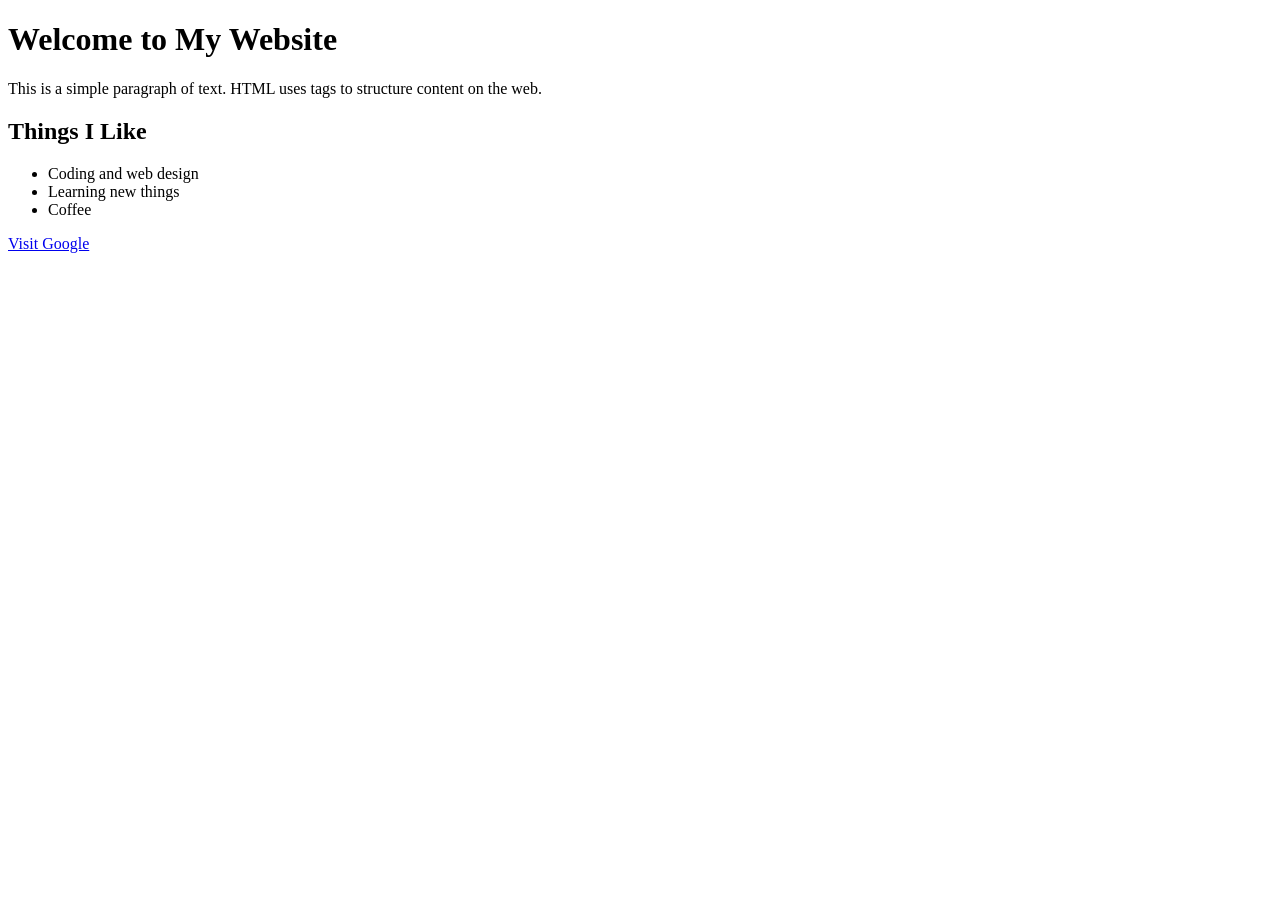
<file: index.html>
<!DOCTYPE html>
<html>
  <head>
    <title>My First Webpage</title>
  </head>
  <body>

    <h1>Welcome to My Website</h1>
    <p>This is a simple paragraph of text. HTML uses tags to structure content on the web.</p>

    <h2>Things I Like</h2>
    <ul>
      <li>Coding and web design</li>
      <li>Learning new things</li>
      <li>Coffee</li>
    </ul>

    <a href="https://www.google.com">Visit Google</a>

  </body>
</html>
</file>
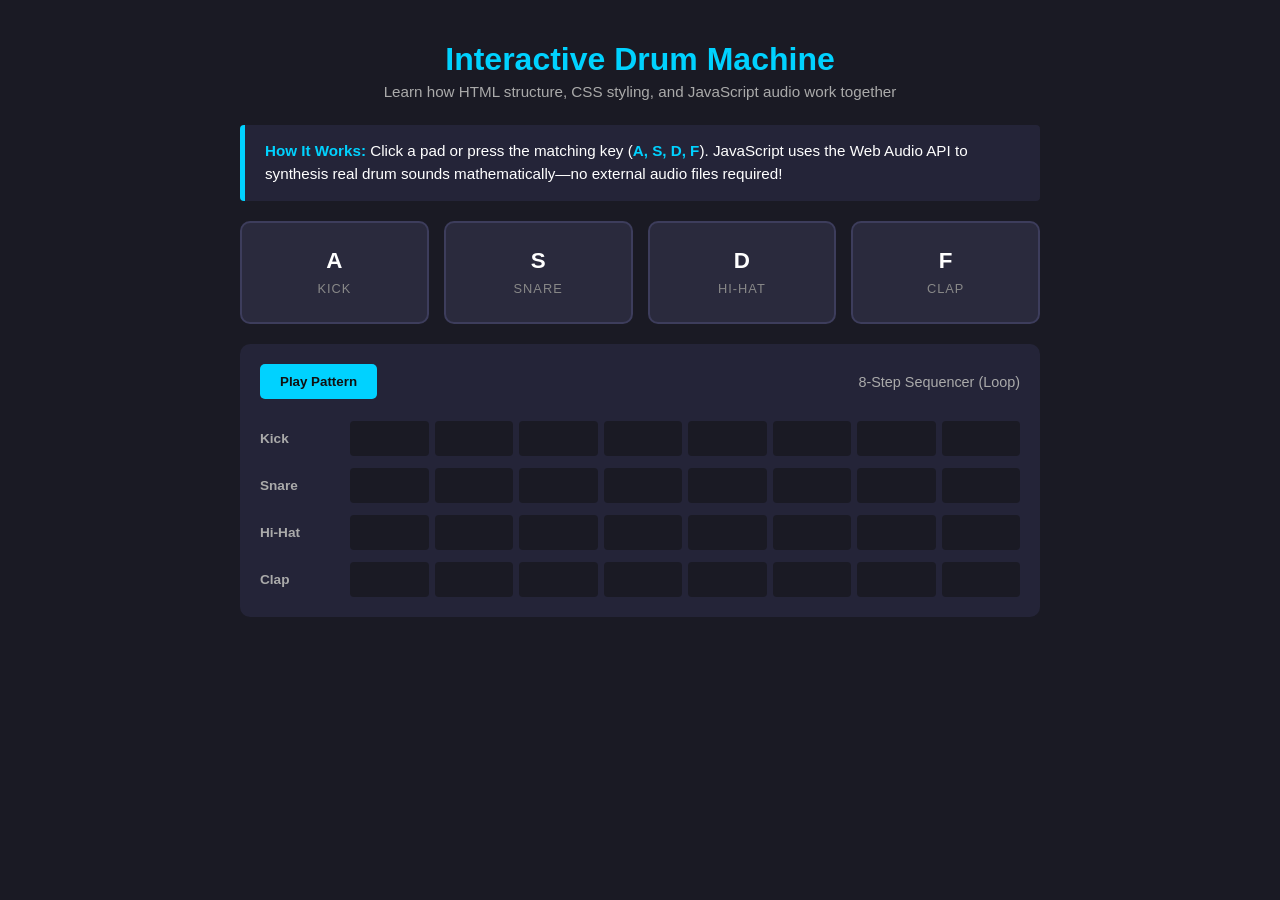
<file: gemini-code-1787926035326.html>
<!DOCTYPE html>
<html lang="en">
<head>
  <meta charset="UTF-8">
  <meta name="viewport" content="width=device-width, initial-scale=1.0">
  <title>Interactive Teaching Drum Machine</title>
  <style>
    * { box-sizing: border-box; font-family: 'Segoe UI', Tahoma, Geneva, Verdana, sans-serif; }
    body { background: #1a1a24; color: #fff; display: flex; flex-direction: column; align-items: center; min-height: 100vh; margin: 0; padding: 20px; }
    h1 { margin-bottom: 5px; color: #00d2ff; }
    p.subtitle { color: #aaa; margin-top: 0; margin-bottom: 25px; font-size: 0.95rem; }
    
    .container { max-width: 800px; width: 100%; display: flex; flex-direction: column; gap: 20px; }
    
    /* Educational Banner */
    .info-panel { background: #242438; border-left: 5px solid #00d2ff; padding: 15px 20px; border-radius: 4px; font-size: 0.95rem; line-height: 1.5; }
    .info-panel strong { color: #00d2ff; }
    
    /* Drum Pads Section */
    .pads-grid { display: grid; grid-template-columns: repeat(4, 1fr); gap: 15px; }
    .pad { background: #2a2a3d; border: 2px solid #3d3d5c; border-radius: 10px; padding: 25px 10px; text-align: center; cursor: pointer; transition: all 0.1s ease; user-select: none; }
    .pad:hover { background: #35354d; border-color: #00d2ff; }
    .pad.active { background: #00d2ff; color: #111; transform: scale(0.96); box-shadow: 0 0 15px #00d2ff; }
    .pad .key { font-size: 1.4rem; font-weight: bold; display: block; margin-bottom: 5px; }
    .pad .label { font-size: 0.8rem; text-transform: uppercase; letter-spacing: 1px; color: #888; }
    .pad.active .label { color: #222; }
    
    /* Sequencer Grid */
    .sequencer { background: #242438; padding: 20px; border-radius: 10px; display: flex; flex-direction: column; gap: 12px; }
    .controls { display: flex; justify-content: space-between; align-items: center; margin-bottom: 10px; }
    .btn { background: #00d2ff; color: #111; border: none; padding: 10px 20px; font-weight: bold; border-radius: 5px; cursor: pointer; }
    .btn:hover { background: #00a2c7; }
    .track { display: flex; align-items: center; gap: 10px; }
    .track-name { width: 80px; font-size: 0.85rem; font-weight: bold; color: #aaa; }
    .steps { display: grid; grid-template-columns: repeat(8, 1fr); gap: 6px; flex-grow: 1; }
    .step { background: #1a1a24; height: 35px; border-radius: 4px; cursor: pointer; border: 1fr solid #333; }
    .step.selected { background: #ff0055; }
    .step.playing { border: 2px solid #fff; }
    .step.selected.playing { background: #ff5599; }
  </style>
</head>
<body>

  <h1>Interactive Drum Machine</h1>
  <p class="subtitle">Learn how HTML structure, CSS styling, and JavaScript audio work together</p>

  <div class="container">
    <div class="info-panel" id="edu-panel">
      <strong>How It Works:</strong> Click a pad or press the matching key (<strong>A, S, D, F</strong>). JavaScript uses the <code>Web Audio API</code> to synthesis real drum sounds mathematically—no external audio files required!
    </div>

    <div class="pads-grid">
      <div class="pad" id="pad-kick" onclick="playKick()" data-key="a">
        <span class="key">A</span>
        <span class="label">Kick</span>
      </div>
      <div class="pad" id="pad-snare" onclick="playSnare()" data-key="s">
        <span class="key">S</span>
        <span class="label">Snare</span>
      </div>
      <div class="pad" id="pad-hihat" onclick="playHiHat()" data-key="d">
        <span class="key">D</span>
        <span class="label">Hi-Hat</span>
      </div>
      <div class="pad" id="pad-clap" onclick="playClap()" data-key="f">
        <span class="key">F</span>
        <span class="label">Clap</span>
      </div>
    </div>

    <div class="sequencer">
      <div class="controls">
        <button class="btn" id="play-btn" onclick="togglePlay()">Play Pattern</button>
        <span style="font-size: 0.9rem; color: #aaa;">8-Step Sequencer (Loop)</span>
      </div>
      
      <div class="track">
        <span class="track-name">Kick</span>
        <div class="steps" id="kick-steps"></div>
      </div>
      <div class="track">
        <span class="track-name">Snare</span>
        <div class="steps" id="snare-steps"></div>
      </div>
      <div class="track">
        <span class="track-name">Hi-Hat</span>
        <div class="steps" id="hihat-steps"></div>
      </div>
      <div class="track">
        <span class="track-name">Clap</span>
        <div class="steps" id="clap-steps"></div>
      </div>
    </div>
  </div>

  <script>
    // 1. WEB AUDIO API INITIALIZATION
    // AudioContext allows generating raw audio frequencies directly in code.
    const audioCtx = new (window.AudioContext || window.webkitAudioContext)();

    // 2. SOUND SYNTHESIS FUNCTIONS (Audio Math)
    function playKick() {
      triggerPadVisual('pad-kick');
      updateEduText("<b>Kick Sound:</b> Built using an Oscillator lowering frequency rapidly from 150Hz to 0.01Hz (pitch drop) combined with a fast volume decay.");

      const osc = audioCtx.createOscillator();
      const gain = audioCtx.createGain();
      
      osc.frequency.setValueAtTime(150, audioCtx.currentTime);
      osc.frequency.exponentialRampToValueAtTime(0.01, audioCtx.currentTime + 0.5);
      
      gain.gain.setValueAtTime(1, audioCtx.currentTime);
      gain.gain.exponentialRampToValueAtTime(0.01, audioCtx.currentTime + 0.5);
      
      osc.connect(gain);
      gain.connect(audioCtx.destination);
      
      osc.start();
      osc.stop(audioCtx.currentTime + 0.5);
    }

    function playSnare() {
      triggerPadVisual('pad-snare');
      updateEduText("<b>Snare Sound:</b> Created by generating random Noise (white noise) passed through a high-pass filter, mixed with a quick tone.");

      // Noise Buffer
      const bufferSize = audioCtx.sampleRate * 0.2;
      const buffer = audioCtx.createBuffer(1, bufferSize, audioCtx.sampleRate);
      const output = buffer.getChannelData(0);
      for (let i = 0; i < bufferSize; i++) {
        output[i] = Math.random() * 2 - 1; // Random values = Noise
      }

      const noise = audioCtx.createBufferSource();
      noise.buffer = buffer;

      const filter = audioCtx.createBiquadFilter();
      filter.type = 'highpass';
      filter.frequency.value = 1000;

      const gain = audioCtx.createGain();
      gain.gain.setValueAtTime(0.8, audioCtx.currentTime);
      gain.gain.exponentialRampToValueAtTime(0.01, audioCtx.currentTime + 0.2);

      noise.connect(filter);
      filter.connect(gain);
      gain.connect(audioCtx.destination);

      noise.start();
    }

    function playHiHat() {
      triggerPadVisual('pad-hihat');
      updateEduText("<b>Hi-Hat Sound:</b> Uses filtered white noise with a very short envelope duration (0.05 seconds).");

      const bufferSize = audioCtx.sampleRate * 0.05;
      const buffer = audioCtx.createBuffer(1, bufferSize, audioCtx.sampleRate);
      const output = buffer.getChannelData(0);
      for (let i = 0; i < bufferSize; i++) {
        output[i] = Math.random() * 2 - 1;
      }

      const noise = audioCtx.createBufferSource();
      noise.buffer = buffer;

      const filter = audioCtx.createBiquadFilter();
      filter.type = 'highpass';
      filter.frequency.value = 7000; // High frequency for crispness

      const gain = audioCtx.createGain();
      gain.gain.setValueAtTime(0.6, audioCtx.currentTime);
      gain.gain.exponentialRampToValueAtTime(0.01, audioCtx.currentTime + 0.05);

      noise.connect(filter);
      filter.connect(gain);
      gain.connect(audioCtx.destination);

      noise.start();
    }

    function playClap() {
      triggerPadVisual('pad-clap');
      updateEduText("<b>Clap Sound:</b> Uses multiple bursts of filtered noise played back-to-back in quick succession to simulate multiple hands clapping.");

      const bufferSize = audioCtx.sampleRate * 0.3;
      const buffer = audioCtx.createBuffer(1, bufferSize, audioCtx.sampleRate);
      const output = buffer.getChannelData(0);
      for (let i = 0; i < bufferSize; i++) {
        output[i] = Math.random() * 2 - 1;
      }

      const noise = audioCtx.createBufferSource();
      noise.buffer = buffer;

      const filter = audioCtx.createBiquadFilter();
      filter.type = 'bandpass';
      filter.frequency.value = 1200;

      const gain = audioCtx.createGain();
      gain.gain.setValueAtTime(0.7, audioCtx.currentTime);
      gain.gain.exponentialRampToValueAtTime(0.01, audioCtx.currentTime + 0.25);

      noise.connect(filter);
      filter.connect(gain);
      gain.connect(audioCtx.destination);

      noise.start();
    }

    // 3. UI AND INTERACTION HELPERS
    function triggerPadVisual(id) {
      const pad = document.getElementById(id);
      pad.classList.add('active');
      setTimeout(() => pad.classList.remove('active'), 100);
    }

    function updateEduText(text) {
      document.getElementById('edu-panel').innerHTML = text;
    }

    // Keydown Listener to map keyboard keys to sounds
    window.addEventListener('keydown', (e) => {
      if (audioCtx.state === 'suspended') audioCtx.resume();
      const key = e.key.toLowerCase();
      if (key === 'a') playKick();
      if (key === 's') playSnare();
      if (key === 'd') playHiHat();
      if (key === 'f') playClap();
    });

    // 4. SEQUENCER ENGINE (Loop Logic)
    const tracks = ['kick', 'snare', 'hihat', 'clap'];
    const sequenceData = { kick: [], snare: [], hihat: [], clap: [] };
    let currentStep = 0;
    let isPlaying = false;
    let intervalId = null;

    // Render Sequencer Grid Steps dynamically
    tracks.forEach(track => {
      const container = document.getElementById(`${track}-steps`);
      for (let i = 0; i < 8; i++) {
        const stepDiv = document.createElement('div');
        stepDiv.classList.add('step');
        stepDiv.addEventListener('click', () => {
          stepDiv.classList.toggle('selected');
        });
        container.appendChild(stepDiv);
      }
    });

    function togglePlay() {
      if (audioCtx.state === 'suspended') audioCtx.resume();
      isPlaying = !isPlaying;
      const btn = document.getElementById('play-btn');

      if (isPlaying) {
        btn.innerText = "Stop";
        intervalId = setInterval(runSequencer, 200); // 150 BPM pace
      } else {
        btn.innerText = "Play Pattern";
        clearInterval(intervalId);
        clearStepHighlights();
        currentStep = 0;
      }
    }

    function runSequencer() {
      clearStepHighlights();

      tracks.forEach(track => {
        const container = document.getElementById(`${track}-steps`);
        const stepEl = container.children[currentStep];
        stepEl.classList.add('playing');

        if (stepEl.classList.contains('selected')) {
          if (track === 'kick') playKick();
          if (track === 'snare') playSnare();
          if (track === 'hihat') playHiHat();
          if (track === 'clap') playClap();
        }
      });

      currentStep = (currentStep + 1) % 8;
    }

    function clearStepHighlights() {
      document.querySelectorAll('.step').forEach(step => step.classList.remove('playing'));
    }
  </script>
</body>
</html>
</file>
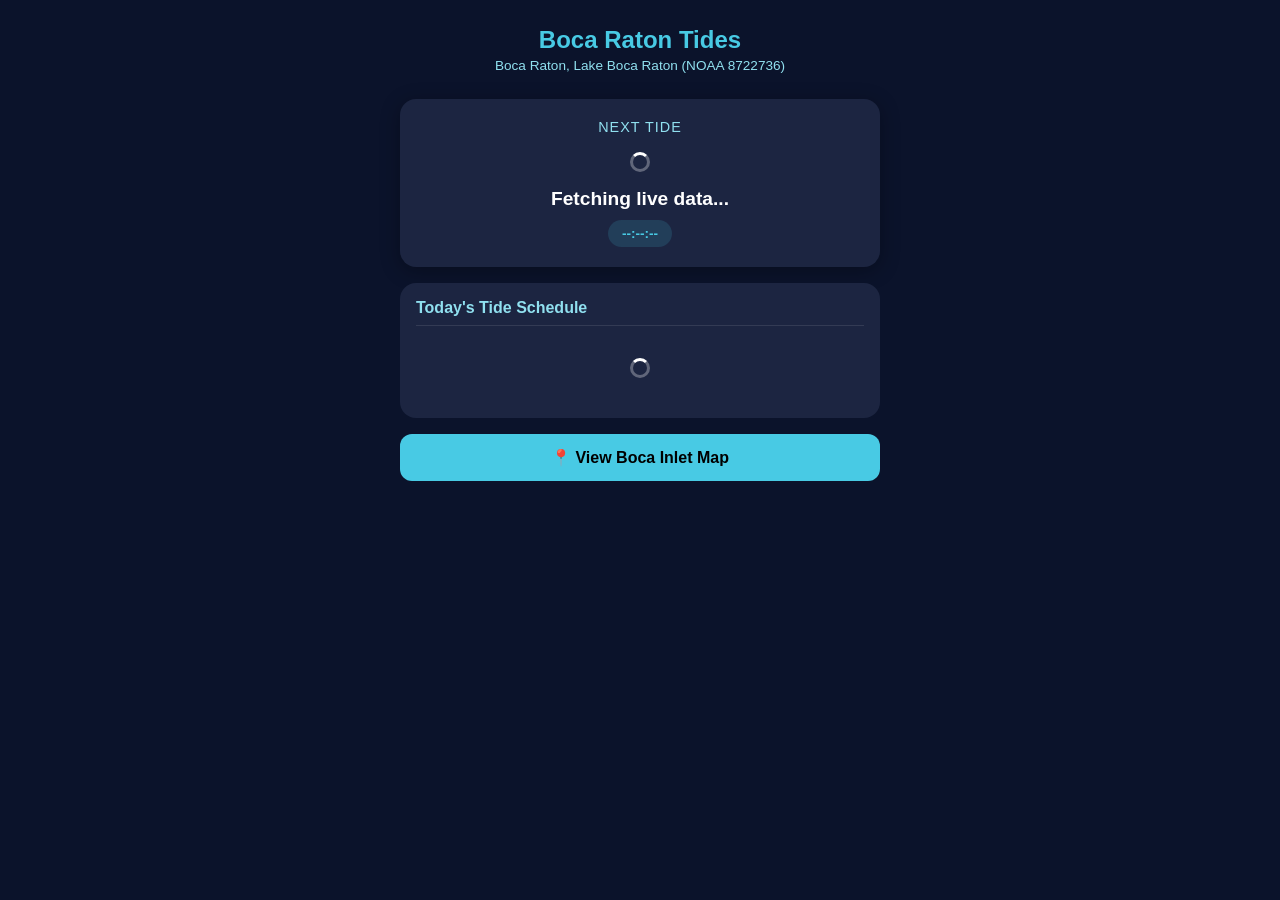
<file: gemini-code-1787928256254.html>
<!DOCTYPE html>
<html lang="en">
<head>
  <meta charset="UTF-8">
  <meta name="viewport" content="width=device-width, initial-scale=1.0">
  <title>Boca Raton Tide Tracker</title>
  <style>
    :root {
      --bg-color: #0b132b;
      --card-bg: #1c2541;
      --accent: #48cae4;
      --text-main: #ffffff;
      --text-sub: #90e0ef;
      --high-tide: #00b4d8;
      --low-tide: #ffb703;
    }

    * { box-sizing: border-box; font-family: -apple-system, BlinkMacSystemFont, "Segoe UI", Roboto, sans-serif; }
    body { background-color: var(--bg-color); color: var(--text-main); margin: 0; padding: 16px; display: flex; flex-direction: column; align-items: center; min-height: 100vh; }
    
    .app-container { width: 100%; max-width: 480px; display: flex; flex-direction: column; gap: 16px; }

    /* Header */
    header { text-align: center; padding: 10px 0; }
    h1 { margin: 0; font-size: 1.5rem; color: var(--accent); }
    p.station { margin: 4px 0 0 0; font-size: 0.85rem; color: var(--text-sub); }

    /* Main Status Card */
    .status-card { background: var(--card-bg); border-radius: 16px; padding: 20px; text-align: center; box-shadow: 0 4px 20px rgba(0,0,0,0.3); }
    .status-title { font-size: 0.9rem; text-transform: uppercase; letter-spacing: 1px; color: var(--text-sub); }
    .next-tide-type { font-size: 2rem; font-weight: bold; margin: 8px 0; color: var(--accent); }
    .next-tide-time { font-size: 1.2rem; font-weight: 600; }
    
    /* Countdown Badge */
    .badge { display: inline-block; background: rgba(72, 202, 228, 0.15); color: var(--accent); padding: 6px 14px; border-radius: 20px; font-size: 0.85rem; margin-top: 10px; font-weight: bold; }

    /* Tide List */
    .list-container { background: var(--card-bg); border-radius: 16px; padding: 16px; }
    .list-title { font-size: 1rem; margin-top: 0; margin-bottom: 12px; color: var(--text-sub); border-bottom: 1px solid rgba(255,255,255,0.1); padding-bottom: 8px; }
    
    .tide-row { display: flex; justify-content: space-between; align-items: center; padding: 12px 0; border-bottom: 1px solid rgba(255,255,255,0.05); }
    .tide-row:last-child { border-bottom: none; }
    
    .tide-tag { padding: 4px 10px; border-radius: 6px; font-weight: bold; font-size: 0.8rem; text-transform: uppercase; }
    .tag-high { background: rgba(0, 180, 216, 0.2); color: var(--high-tide); }
    .tag-low { background: rgba(255, 183, 3, 0.2); color: var(--low-tide); }
    
    .tide-details { text-align: right; }
    .tide-time { font-size: 1rem; font-weight: 600; }
    .tide-height { font-size: 0.8rem; color: #aaa; }

    /* Map Link Button */
    .map-btn { display: block; width: 100%; text-align: center; background: var(--accent); color: #000; font-weight: bold; text-decoration: none; padding: 14px; border-radius: 12px; transition: opacity 0.2s; }
    .map-btn:active { opacity: 0.8; }

    /* Loader */
    .loader { display: inline-block; width: 20px; height: 20px; border: 3px solid rgba(255,255,255,.3); border-radius: 50%; border-top-color: #fff; animation: spin 1s ease-in-out infinite; }
    @keyframes spin { to { transform: rotate(360deg); } }
  </style>
</head>
<body>

  <div class="app-container">
    <header>
      <h1>Boca Raton Tides</h1>
      <p class="station">Boca Raton, Lake Boca Raton (NOAA 8722736)</p>
    </header>

    <div class="status-card">
      <div class="status-title">Next Tide</div>
      <div id="next-type" class="next-tide-type"><span class="loader"></span></div>
      <div id="next-time" class="next-tide-time">Fetching live data...</div>
      <div id="countdown" class="badge">--:--:--</div>
    </div>

    <div class="list-container">
      <h3 class="list-title">Today's Tide Schedule</h3>
      <div id="tide-list">
        <div style="text-align:center; padding: 20px;"><span class="loader"></span></div>
      </div>
    </div>

    <a href="https://maps.google.com/?q=Lake+Boca+Raton+FL" target="_blank" class="map-btn">
      📍 View Boca Inlet Map
    </a>
  </div>

  <script>
    // Station ID for Lake Boca Raton, FL
    const STATION_ID = "8722736";

    // Format Date for NOAA API (YYYYMMDD)
    function getFormattedDate(date) {
      const year = date.getFullYear();
      const month = String(date.getMonth() + 1).padStart(2
</file>
